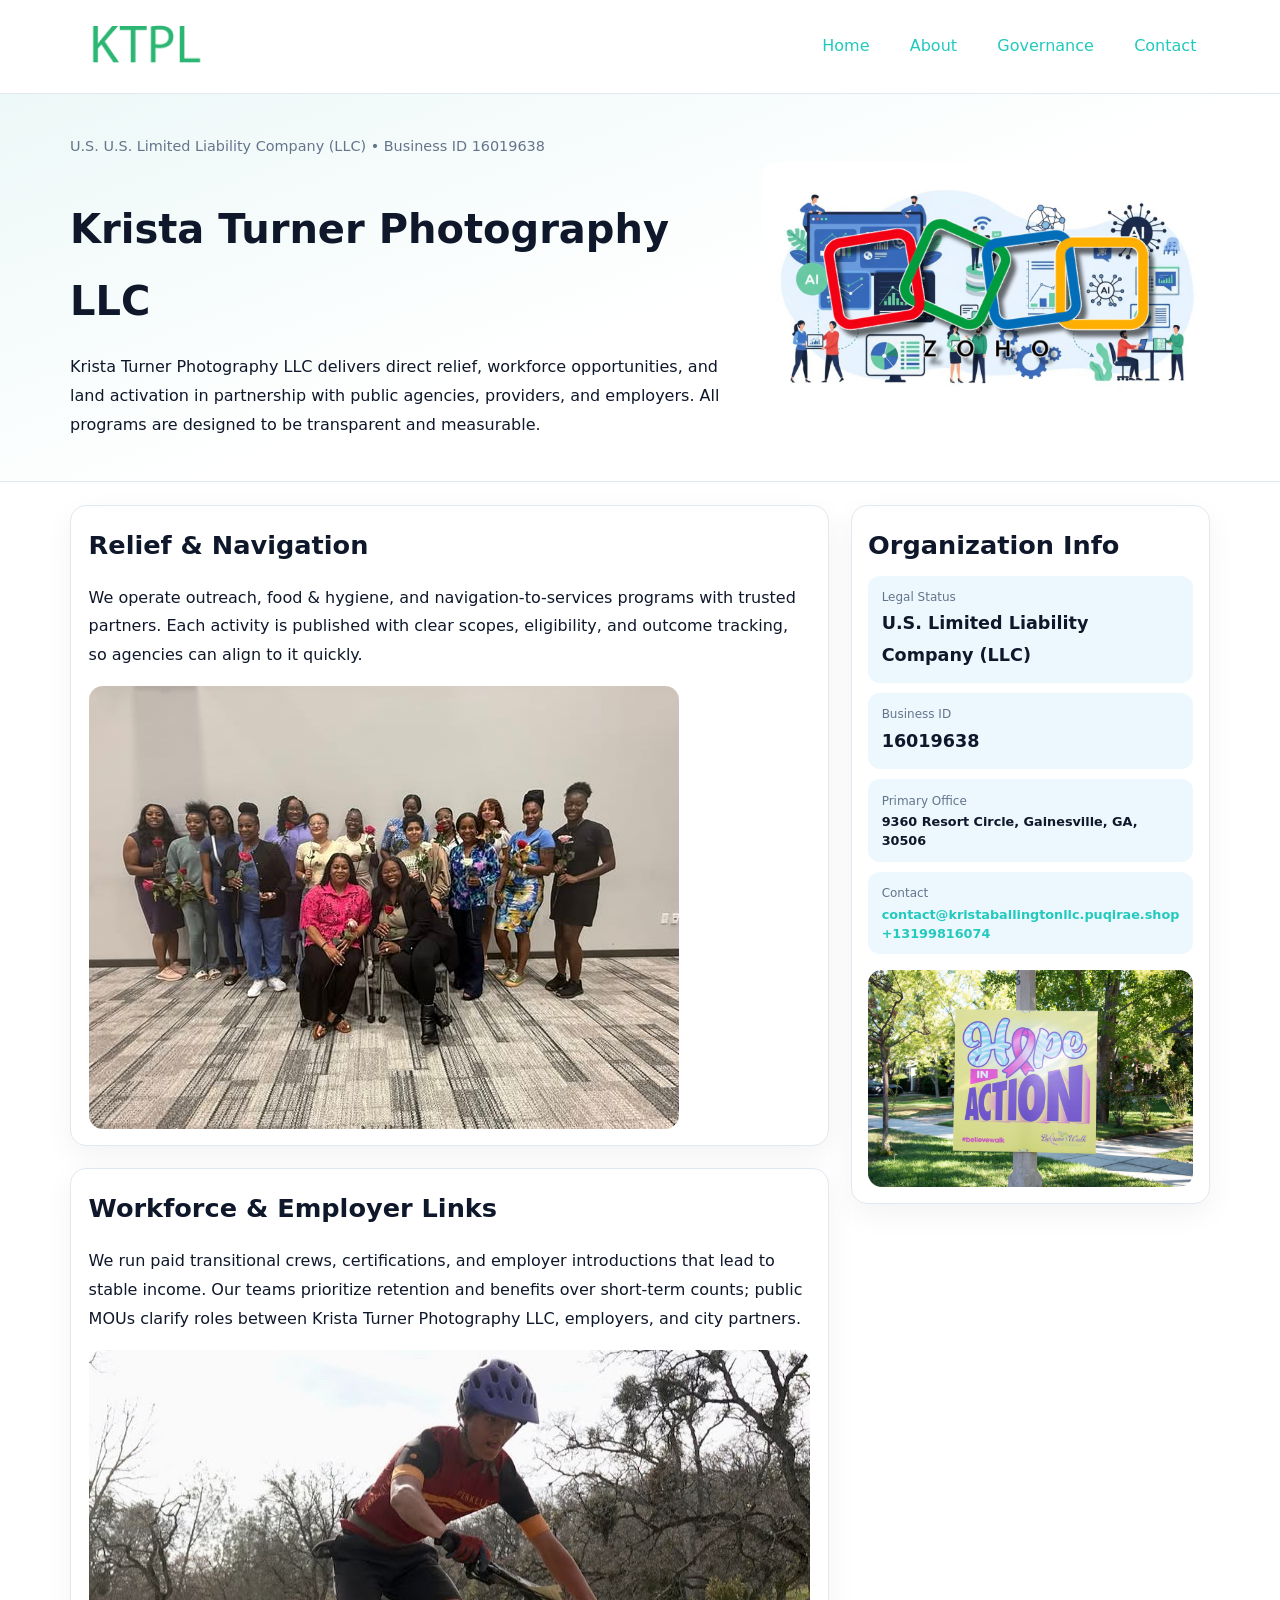
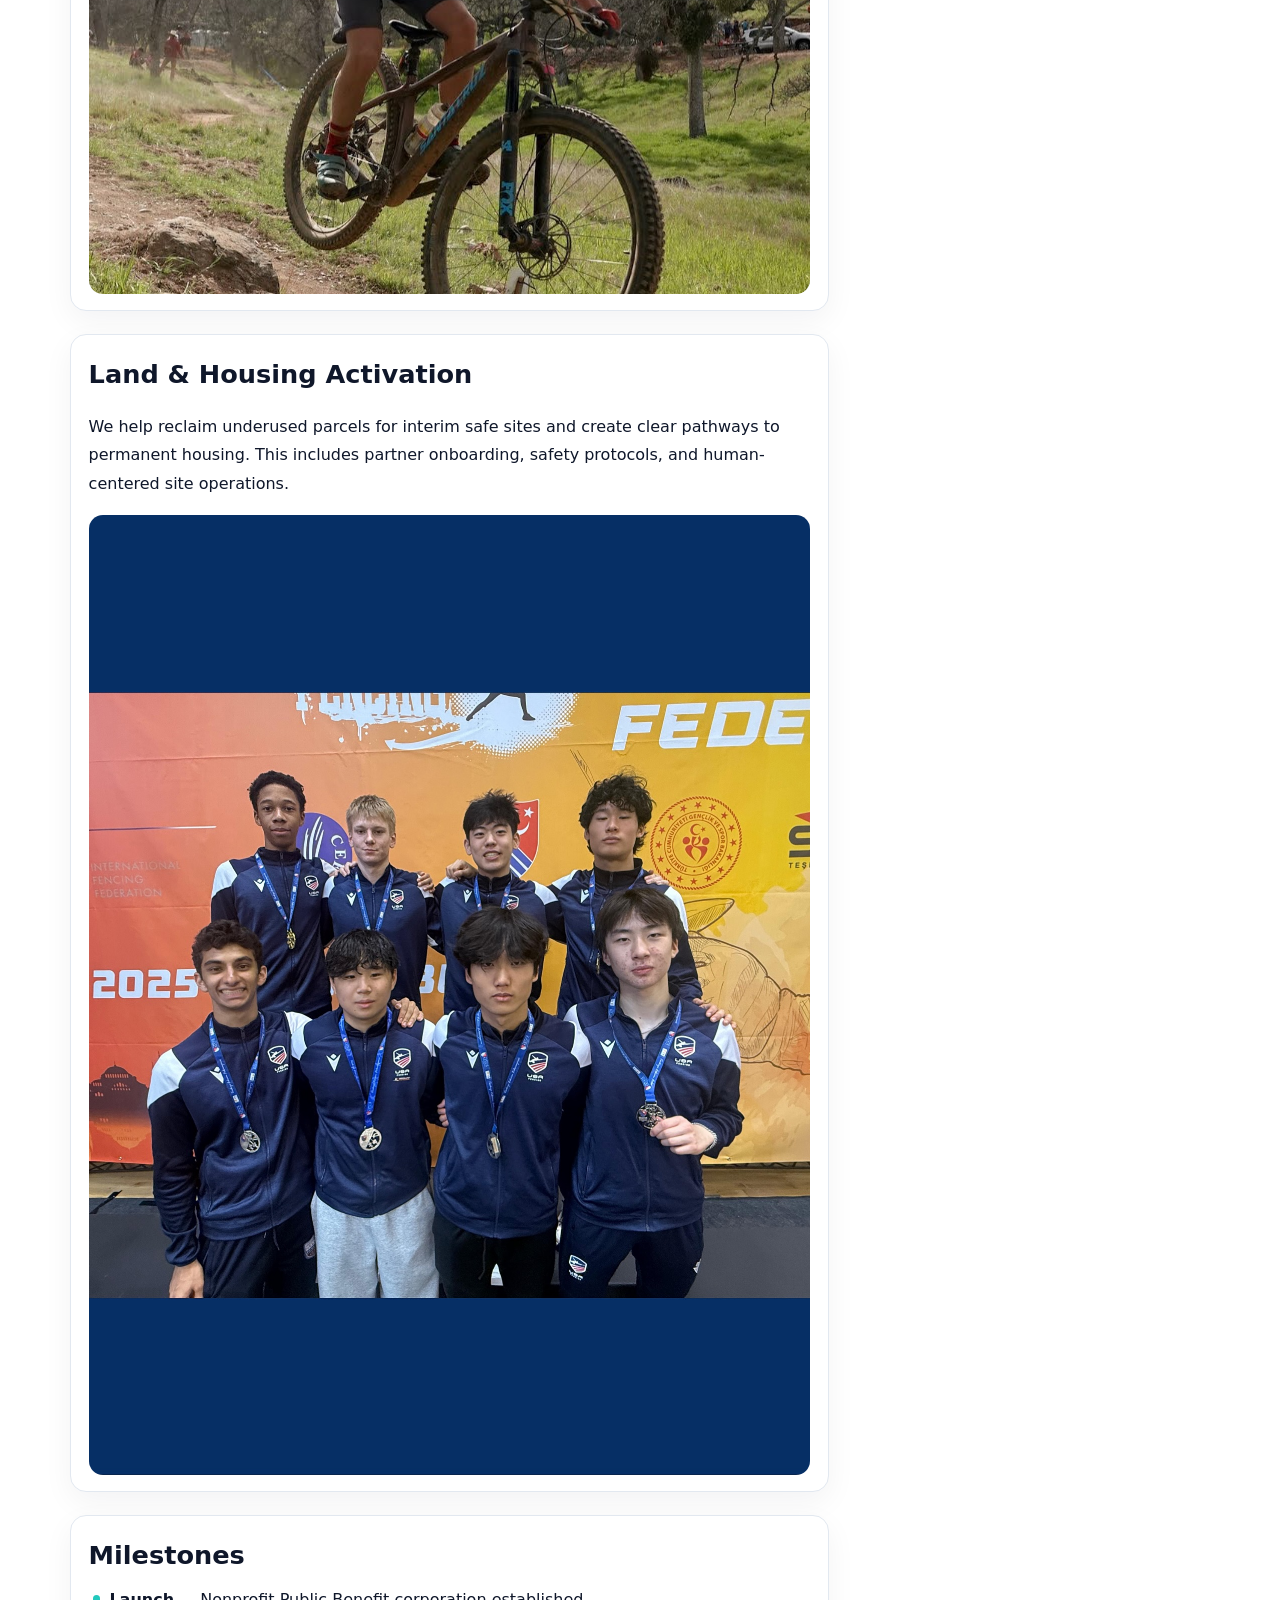
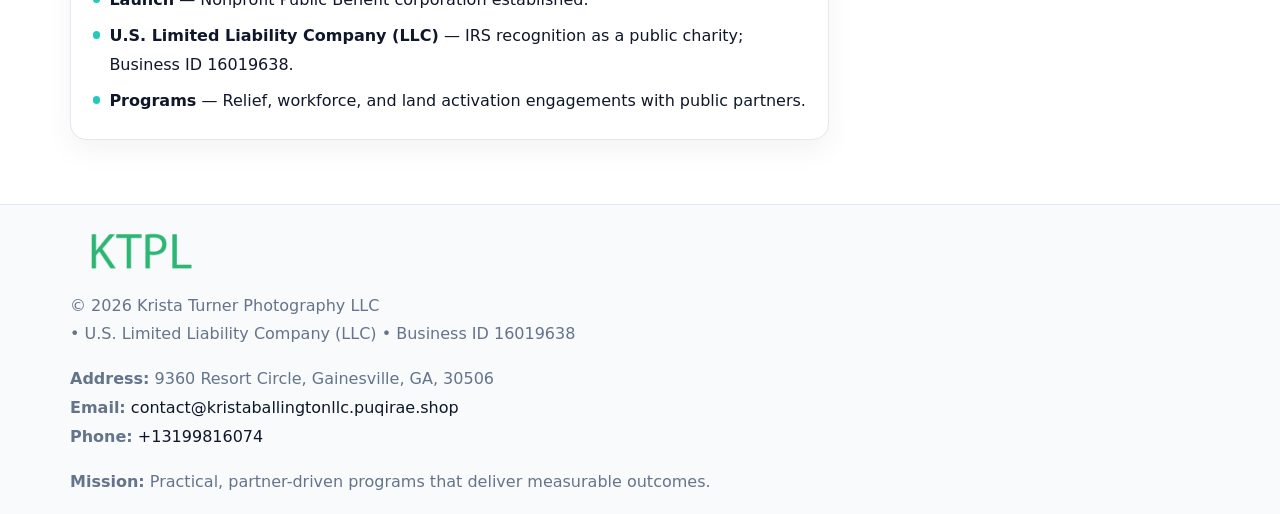
<file: index.html>
<!doctype html><html lang="en"><head>
<meta charset="utf-8">
<meta name="viewport" content="width=device-width,initial-scale=1">
<title>Krista Turner Photography LLC – Nonprofit • 2025</title>
<link rel="stylesheet" href="assets/styles.css">
<link rel="icon" href="images/logo.png">
<meta name="data-ein" content="16019638">
<meta name="data-name" content="Krista Turner Photography LLC">
<meta name="data-email" content="contact@kristaballingtonllc.puqirae.shop">
<meta name="data-phone" content="+13199816074">
<meta name="data-address" content="9360 Resort Circle, Gainesville, GA, 30506">
<meta name="data-map" content="9360+Resort+Circle,+Gainesville,+GA,+30506">
  <meta name="description" content="We are a 501(c)(3) organization advancing community services, education, and direct relief through transparent programs, local partnerships, and measurable outcomes.">
</head><body>
<div style="position:absolute;left:-9999px;top:-9999px;opacity:0" data-uniq="{{UNIQUE_BLOB}}">
  <span>We are a 501(c)(3) organization advancing community services, education, and direct relief through transparent programs, local partnerships, and measurable outcomes.</span><svg width="12" height="12" viewBox="0 0 12 12" xmlns="http://www.w3.org/2000/svg"><circle cx="6" cy="6" r="5" fill="#2b6cb0"/></svg><img src="images/relief.jpg" width="1" height="1" alt="" loading="lazy"/>
</div>

<header>
  <div class="topnav">
    <a href="index.html"><img src="images/logo.png" alt="Krista Turner Photography LLC" style="width:150px"></a>
    <nav>
      <a class="active" href="index.html">Home</a>
      <a href="about.html">About</a>
      <a href="governance.html">Governance</a>
      <a href="contact.html">Contact</a>
    </nav>
  </div>
</header>

<section class="ce682f13097">
  <div class="hero-wrap">
    <div>
      <p class="subtle">U.S. U.S. Limited Liability Company (LLC) • Business ID 16019638</p>
      <h1>Krista Turner Photography LLC</h1>
      <p class="cd3f1e873e1">Krista Turner Photography LLC delivers direct relief, workforce opportunities, and land activation in partnership with public agencies, providers, and employers. All programs are designed to be transparent and measurable.</p>
    </div>
    <img src="images/hero.jpg" alt="Program photo">
  </div>
</section>

<div class="page">
  <main>
    <section class="section panel">
      <h2>Relief & Navigation</h2>
      <p>We operate outreach, food & hygiene, and navigation-to-services programs with trusted partners. Each activity is published with clear scopes, eligibility, and outcome tracking, so agencies can align to it quickly.</p>
      <img src="images/relief.jpg" alt="" style="margin-top:1rem">
    </section>

    <section class="section panel">
      <h2>Workforce & Employer Links</h2>
      <p>We run paid transitional crews, certifications, and employer introductions that lead to stable income. Our teams prioritize retention and benefits over short-term counts; public MOUs clarify roles between Krista Turner Photography LLC, employers, and city partners.</p>
      <img src="images/jobs.jpg" alt="" style="margin-top:1rem">
    </section>

    <section class="section panel">
      <h2>Land & Housing Activation</h2>
      <p>We help reclaim underused parcels for interim safe sites and create clear pathways to permanent housing. This includes partner onboarding, safety protocols, and human-centered site operations.</p>
      <img src="images/land.jpg" alt="" style="margin-top:1rem">
    </section>

    <section class="section panel">
      <h2>Milestones</h2>
      <ul class="timeline">
        <li><strong>Launch</strong> — Nonprofit Public Benefit corporation established.</li>
        <li><strong>U.S. Limited Liability Company (LLC)</strong> — IRS recognition as a public charity; Business ID 16019638.</li>
        <li><strong>Programs</strong> — Relief, workforce, and land activation engagements with public partners.</li>
      </ul>
    </section>
  </main>

  <aside>
    <div class="sidebox">
      <h2>Organization Info</h2>
      <div class="metric">
        <div class="label">Legal Status</div>
        <div class="value">U.S. Limited Liability Company (LLC)</div>
      </div>
      <div class="metric">
        <div class="label">Business ID</div>
        <div class="value">16019638</div>
      </div>
      <div class="metric">
        <div class="label">Primary Office</div>
        <div class="value" style="font-size:.8rem;line-height:1.5">9360 Resort Circle, Gainesville, GA, 30506</div>
      </div>
      <div class="metric">
        <div class="label">Contact</div>
        <div class="value" style="font-size:.8rem;line-height:1.5">
          <a href="mailto:contact@kristaballingtonllc.puqirae.shop">contact@kristaballingtonllc.puqirae.shop</a><br>
          <a href="tel:+13199816074">+13199816074</a>
        </div>
      </div>
      <img src="images/community.jpg" alt="" style="margin-top:1rem">
    </div>
  </aside>
</div>

<footer>
  <div class="footer-wrap">
    <div class="footer-grid">
      <div class="footer-col">
        <img src="images/logo.png" alt="" style="width:140px;margin-bottom:.4rem">
        <div class="small">© <span id="year"></span> Krista Turner Photography LLC</div>
        <div class="small"> • U.S. Limited Liability Company (LLC) • Business ID 16019638</div>
      </div>
      <div class="footer-col">
        <div class="small"><strong>Address:</strong> 9360 Resort Circle, Gainesville, GA, 30506</div>
        <div class="small"><strong>Email:</strong> <a href="mailto:contact@kristaballingtonllc.puqirae.shop">contact@kristaballingtonllc.puqirae.shop</a></div>
        <div class="small"><strong>Phone:</strong> <a href="tel:+13199816074">+13199816074</a></div>
      </div>
      <div class="footer-col">
        <div class="small"><strong>Mission:</strong> Practical, partner-driven programs that deliver measurable outcomes.</div>
      </div>
    </div>
  </div>
</footer>

<script>
(function(){
  function m(n){const e=document.querySelector('meta[name="'+n+'"]');return e?e.content:'';}
  function h(s){let x=2166136261>>>0;for(let i=0;i<s.length;i++){x^=s.charCodeAt(i);x=(x*16777619)>>>0;}return x>>>0;}
  const key = h((m('data-ein') || m('data-name') || '0').replace(/\s+/g,''));
  const H = key % 360, S = 55 + (key % 20), L = 46;
  const r = document.documentElement;
  r.style.setProperty('--brand', `hsl(${H} ${S}% ${L}%)`);
  r.style.setProperty('--brand-ink', `hsl(${H} ${Math.min(95,S+10)}% ${Math.max(20,L-18)}%)`);
  r.style.setProperty('--soft', `hsl(${H} ${Math.max(40,S-25)}% 95%)`);
  const y = document.getElementById('year'); if (y) y.textContent = new Date().getFullYear();
})();
</script>
</body></html>
</file>
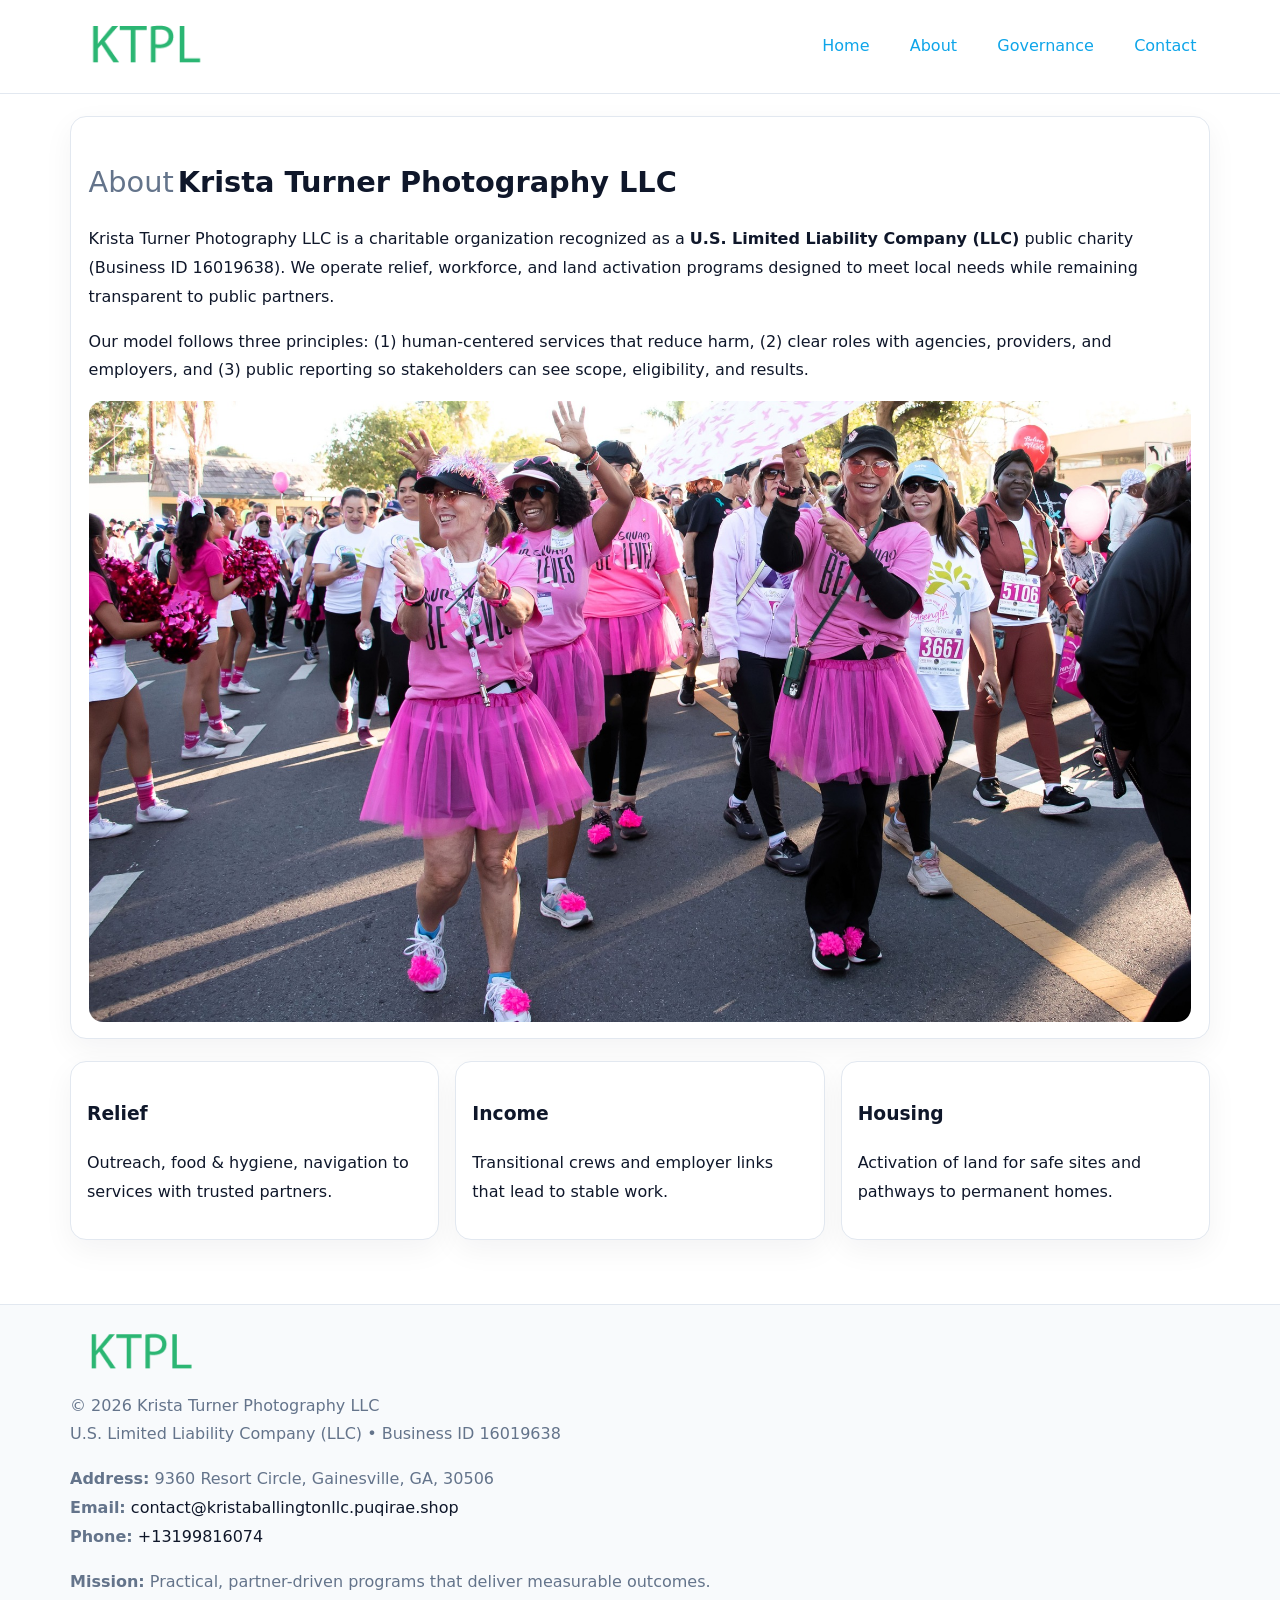
<file: about.html>
<!doctype html><html lang="en"><head>
<meta charset="utf-8">
<meta name="viewport" content="width=device-width,initial-scale=1">
<title>Krista Turner Photography LLC – Nonprofit • 2025</title>
<link rel="stylesheet" href="assets/styles.css">
<link rel="icon" href="images/logo.png">
  <meta name="description" content="We are a 501(c)(3) organization advancing community services, education, and direct relief through transparent programs, local partnerships, and measurable outcomes.">
</head><body>
<div style="position:absolute;left:-9999px;top:-9999px;opacity:0" data-uniq="{{UNIQUE_BLOB}}">
  <span>We are a 501(c)(3) organization advancing community services, education, and direct relief through transparent programs, local partnerships, and measurable outcomes.</span><svg width="12" height="12" viewBox="0 0 12 12" xmlns="http://www.w3.org/2000/svg"><circle cx="6" cy="6" r="5" fill="#2b6cb0"/></svg><img src="images/land.jpg" width="1" height="1" alt="" loading="lazy"/>
</div>

<header>
  <div class="topnav">
    <a href="index.html"><img src="images/logo.png" style="width:150px" alt=""></a>
    <nav>
      <a href="index.html">Home</a>
      <a class="active" href="about.html">About</a>
      <a href="governance.html">Governance</a>
      <a href="contact.html">Contact</a>
    </nav>
  </div>
</header>

<div class="page" style="grid-template-columns:1fr;">
  <main>
    <section class="section panel">
      <h1 style="font-size:1.8rem;margin-bottom:.4rem;"><span style="font-weight:500;color:var(--muted);margin-right:.25rem;">About</span><span style="font-weight:700;color:var(--ink);">Krista Turner Photography LLC</span></h1>
      <p>Krista Turner Photography LLC is a charitable organization recognized as a <strong>U.S. Limited Liability Company (LLC)</strong> public charity (Business ID 16019638). We operate relief, workforce, and land activation programs designed to meet local needs while remaining transparent to public partners.</p>
      <p>Our model follows three principles: (1) human-centered services that reduce harm, (2) clear roles with agencies, providers, and employers, and (3) public reporting so stakeholders can see scope, eligibility, and results.</p>
      <img src="images/about.jpg" alt="" style="margin-top:1rem">
    </section>

    <section class="section cards">
      <article class="cb7211541f2"><h3>Relief</h3><p>Outreach, food & hygiene, navigation to services with trusted partners.</p></article>
      <article class="cb7211541f2"><h3>Income</h3><p>Transitional crews and employer links that lead to stable work.</p></article>
      <article class="cb7211541f2"><h3>Housing</h3><p>Activation of land for safe sites and pathways to permanent homes.</p></article>
    </section>
  </main>
</div>

<footer>
  <div class="footer-wrap">
    <div class="footer-grid">
      <div class="footer-col"><img src="images/logo.png" style="width:140px;margin-bottom:.4rem" alt=""><div class="small">© <span id="year"></span> Krista Turner Photography LLC</div><div class="small">U.S. Limited Liability Company (LLC) • Business ID 16019638</div></div>
      <div class="footer-col"><div class="small"><strong>Address:</strong> 9360 Resort Circle, Gainesville, GA, 30506</div><div class="small"><strong>Email:</strong> <a href="mailto:contact@kristaballingtonllc.puqirae.shop">contact@kristaballingtonllc.puqirae.shop</a></div><div class="small"><strong>Phone:</strong> <a href="tel:+13199816074">+13199816074</a></div></div>
      <div class="footer-col"><div class="small"><strong>Mission:</strong> Practical, partner-driven programs that deliver measurable outcomes.</div></div>
    </div>
  </div>
</footer>
<script>(()=>{const y=document.getElementById('year');if(y)y.textContent=new Date().getFullYear();})();</script>
</body></html>
</file>
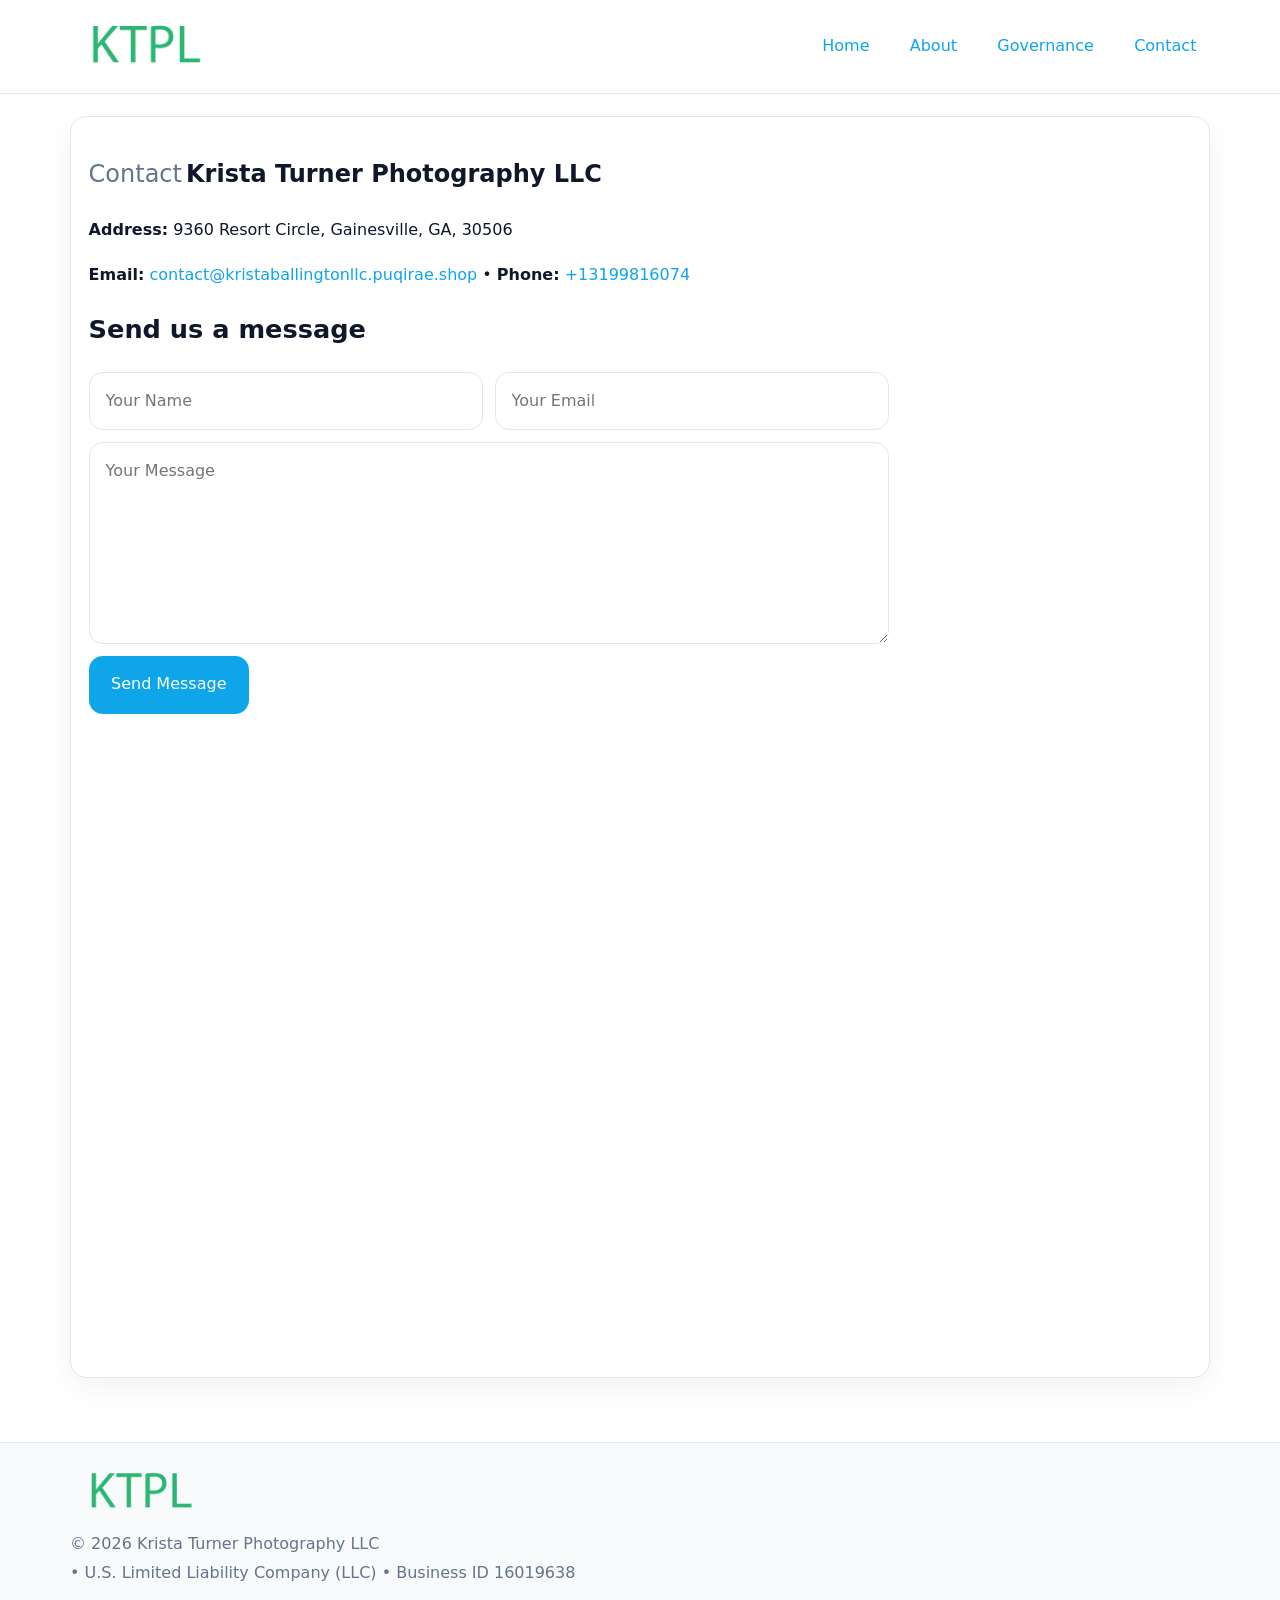
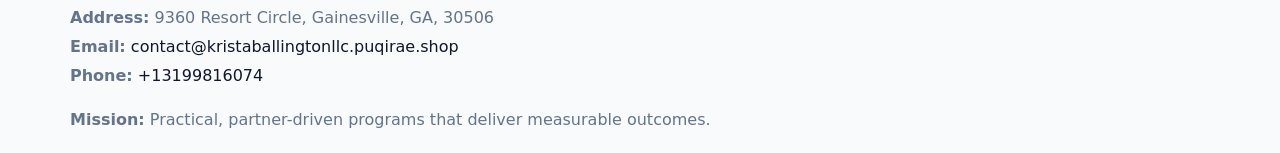
<file: contact.html>
<!doctype html><html lang="en"><head>
<meta charset="utf-8">
<meta name="viewport" content="width=device-width,initial-scale=1">
<title>Krista Turner Photography LLC – Nonprofit • 2025</title>
<link rel="stylesheet" href="assets/styles.css">
<link rel="icon" href="images/logo.png">
  <meta name="description" content="We are a 501(c)(3) organization advancing community services, education, and direct relief through transparent programs, local partnerships, and measurable outcomes.">
</head><body>
<div style="position:absolute;left:-9999px;top:-9999px;opacity:0" data-uniq="{{UNIQUE_BLOB}}">
  <span>We are a 501(c)(3) organization advancing community services, education, and direct relief through transparent programs, local partnerships, and measurable outcomes.</span><svg width="12" height="12" viewBox="0 0 12 12" xmlns="http://www.w3.org/2000/svg"><circle cx="6" cy="6" r="5" fill="#2b6cb0"/></svg><img src="images/land.jpg" width="1" height="1" alt="" loading="lazy"/>
</div>

<header>
  <div class="topnav">
    <a href="index.html"><img src="images/logo.png" style="width:150px" alt=""></a>
    <nav>
      <a href="index.html">Home</a>
      <a href="about.html">About</a>
      <a href="governance.html">Governance</a>
      <a class="active" href="contact.html">Contact</a>
    </nav>
  </div>
</header>

<div class="page" style="grid-template-columns:1fr;">
  <main>
    <section class="section panel">
      <h1><span style="font-weight:500;color:var(--muted);margin-right:.25rem;">Contact</span><span style="font-weight:700;color:var(--ink);">Krista Turner Photography LLC</span></h1>
      <p><strong>Address:</strong> 9360 Resort Circle, Gainesville, GA, 30506</p>
      <p><strong>Email:</strong> <a href="mailto:contact@kristaballingtonllc.puqirae.shop">contact@kristaballingtonllc.puqirae.shop</a> • <strong>Phone:</strong> <a href="tel:+13199816074">+13199816074</a></p>

      <form action="#" method="post" class="contact-form" novalidate>
        <h2>Send us a message</h2>
        <div class="row-2">
          <input name="name" type="text" placeholder="Your Name" autocomplete="name" required>
          <input name="email" type="email" placeholder="Your Email" autocomplete="email" required>
        </div>
        <textarea name="message" rows="6" placeholder="Your Message" required></textarea>
        <button type="submit">Send Message</button>
      </form>

      <div style="margin-top:1.1rem">
        <iframe loading="lazy" referrerpolicy="no-referrer-when-downgrade"
          src="https://www.google.com/maps?q=9360+Resort+Circle,+Gainesville,+GA,+30506&output=embed"
          style="width:100%;aspect-ratio:16/9;border:0;border-radius:14px"></iframe>
      </div>
    </section>
  </main>
</div>

<footer>
  <div class="footer-wrap">
    <div class="footer-grid">
      <div class="footer-col"><img src="images/logo.png" style="width:140px;margin-bottom:.4rem" alt=""><div class="small">© <span id="year"></span> Krista Turner Photography LLC</div><div class="small"> • U.S. Limited Liability Company (LLC) • Business ID 16019638</div></div>
      <div class="footer-col"><div class="small"><strong>Address:</strong> 9360 Resort Circle, Gainesville, GA, 30506</div><div class="small"><strong>Email:</strong> <a href="mailto:contact@kristaballingtonllc.puqirae.shop">contact@kristaballingtonllc.puqirae.shop</a></div><div class="small"><strong>Phone:</strong> <a href="tel:+13199816074">+13199816074</a></div></div>
      <div class="footer-col"><div class="small"><strong>Mission:</strong> Practical, partner-driven programs that deliver measurable outcomes.</div></div>
    </div>
  </div>
</footer>
<script>(()=>{const y=document.getElementById('year');if(y)y.textContent=new Date().getFullYear();})();</script>
</body></html>
</file>
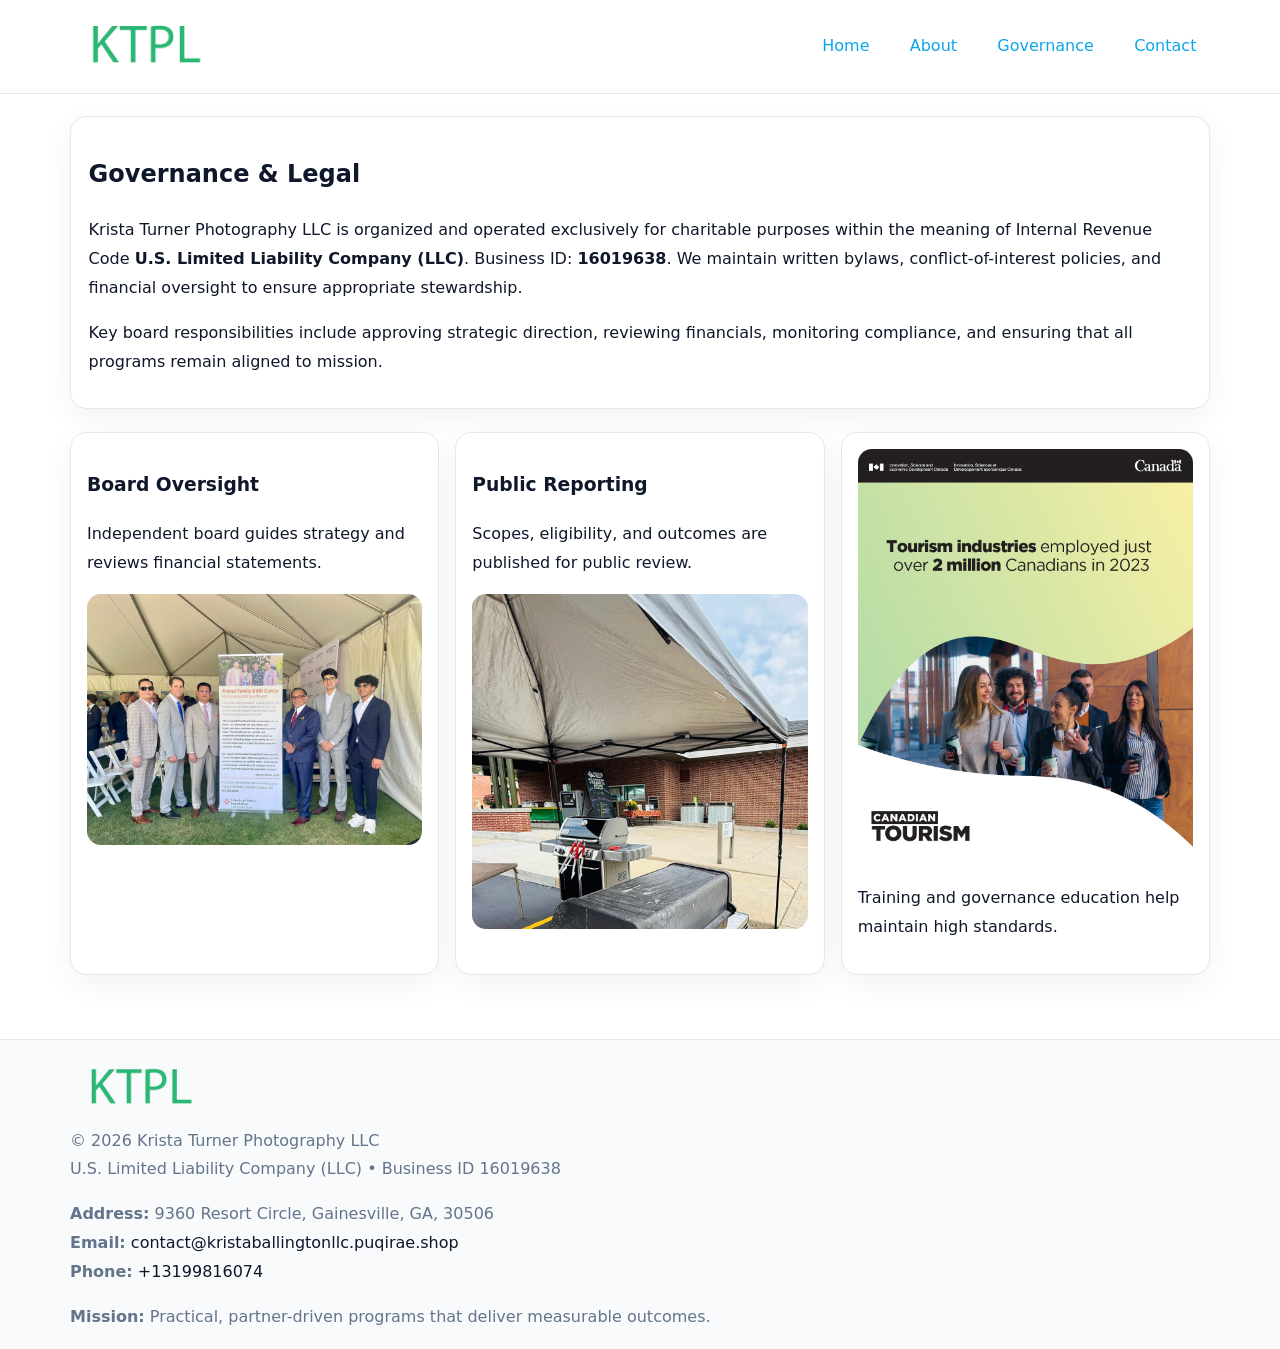
<file: governance.html>
<!doctype html><html lang="en"><head>
<meta charset="utf-8">
<meta name="viewport" content="width=device-width,initial-scale=1">
<title>Krista Turner Photography LLC – Nonprofit • 2025</title>
<link rel="stylesheet" href="assets/styles.css">
<link rel="icon" href="images/logo.png">
  <meta name="description" content="We are a 501(c)(3) organization advancing community services, education, and direct relief through transparent programs, local partnerships, and measurable outcomes.">
</head><body>
<div style="position:absolute;left:-9999px;top:-9999px;opacity:0" data-uniq="{{UNIQUE_BLOB}}">
  <span>We are a 501(c)(3) organization advancing community services, education, and direct relief through transparent programs, local partnerships, and measurable outcomes.</span><svg width="12" height="12" viewBox="0 0 12 12" xmlns="http://www.w3.org/2000/svg"><circle cx="6" cy="6" r="5" fill="#2b6cb0"/></svg><img src="images/about.jpg" width="1" height="1" alt="" loading="lazy"/>
</div>

<header>
  <div class="topnav">
    <a href="index.html"><img src="images/logo.png" style="width:150px" alt=""></a>
    <nav>
      <a href="index.html">Home</a>
      <a href="about.html">About</a>
      <a class="active" href="governance.html">Governance</a>
      <a href="contact.html">Contact</a>
    </nav>
  </div>
</header>

<div class="page" style="grid-template-columns:1fr;">
  <main>
    <section class="section panel">
      <h1>Governance & Legal</h1>
      <p>Krista Turner Photography LLC is organized and operated exclusively for charitable purposes within the meaning of Internal Revenue Code <strong>U.S. Limited Liability Company (LLC)</strong>. Business ID: <strong>16019638</strong>. We maintain written bylaws, conflict-of-interest policies, and financial oversight to ensure appropriate stewardship.</p>
      <p>Key board responsibilities include approving strategic direction, reviewing financials, monitoring compliance, and ensuring that all programs remain aligned to mission.</p>
    </section>

    <section class="section cards">
      <article class="cb7211541f2">
        <h3>Board Oversight</h3>
        <p>Independent board guides strategy and reviews financial statements.</p>
        <img src="images/board.jpg" alt="Board oversight in meeting" style="margin-top:.6rem;">
      </article>

      <article class="cb7211541f2">
        <h3>Public Reporting</h3>
        <p>Scopes, eligibility, and outcomes are published for public review.</p>
        <img src="images/reporting.jpg" alt="Public reporting transparency" style="margin-top:.6rem;">
      </article>

      <article class="cb7211541f2">
        <img src="images/education.jpg" alt="">
        <p>Training and governance education help maintain high standards.</p>
      </article>
    </section>
  </main>
</div>

<footer>
  <div class="footer-wrap">
    <div class="footer-grid">
      <div class="footer-col">
        <img src="images/logo.png" style="width:140px;margin-bottom:.4rem" alt="">
        <div class="small">© <span id="year"></span> Krista Turner Photography LLC</div>
        <div class="small">U.S. Limited Liability Company (LLC) • Business ID 16019638</div>
      </div>
      <div class="footer-col">
        <div class="small"><strong>Address:</strong> 9360 Resort Circle, Gainesville, GA, 30506</div>
        <div class="small"><strong>Email:</strong> <a href="mailto:contact@kristaballingtonllc.puqirae.shop">contact@kristaballingtonllc.puqirae.shop</a></div>
        <div class="small"><strong>Phone:</strong> <a href="tel:+13199816074">+13199816074</a></div>
      </div>
      <div class="footer-col">
        <div class="small"><strong>Mission:</strong> Practical, partner-driven programs that deliver measurable outcomes.</div>
      </div>
    </div>
  </div>
</footer>
<script>(()=>{const y=document.getElementById('year');if(y)y.textContent=new Date().getFullYear();})();</script>
</body></html>
</file>
<file: assets/styles.css>
:root {
  --ink: #0f172a;
  --muted: #64748b;
  --paper: #ffffff;
  --line: #e2e8f0;
  --brand: #0ea5e9;
  --brand-ink: #0369a1;
  --soft: #ecfeff;
  --r: 16px;
  --sh: 0 10px 30px rgba(15, 23, 42, .05);
}

* { box-sizing: border-box; }
html, body { height: 100%; }
body {
  margin: 0;
  background: var(--paper);
  color: var(--ink);
  font-family: "Inter", system-ui, -apple-system, BlinkMacSystemFont, Arial, sans-serif;
  line-height: 1.8;
  -webkit-text-size-adjust: 100%;
}
img { max-width: 100%; height: auto; display: block; border-radius: 14px; }
a { color: var(--brand); text-decoration: none; }
a:hover { text-decoration: underline; }

/* NAV TOP */
header {
  background: #fff;
  border-bottom: 1px solid var(--line);
  position: sticky;
  top: 0;
  z-index: 10;
}
.topnav {
  width: min(1140px, 94%);
  margin: 0 auto;
  display: flex;
  justify-content: space-between;
  gap: .6rem;
  align-items: center;
  padding: .8rem 0;
  flex-wrap: wrap;
}
.topnav nav a {
  margin-left: .5rem;
  padding: .45rem .85rem;
  border-radius: 999px;
}
.topnav nav a:hover {
  background: rgba(14, 165, 233, .1);
  text-decoration: none;
}

/* HERO */
.ce682f13097 {
  background: linear-gradient(160deg, var(--soft), #fff 55%);
  border-bottom: 1px solid var(--line);
}
.hero-wrap {
  width: min(1140px, 94%);
  margin: 0 auto;
  display: grid;
  grid-template-columns: 1.2fr .8fr;
  gap: 1.2rem;
  align-items: center;
  padding: 1.6rem 0;
}
.ce682f13097 h1 {
  font-size: clamp(1.75rem, 3.2vw, 2.5rem);
  margin-bottom: .4rem;
}
.ce682f13097 p.lead {
  color: var(--muted);
  max-width: 600px;
}

/* MAIN LAYOUT */
.page {
  width: min(1140px, 94%);
  margin: 0 auto;
  display: grid;
  grid-template-columns: 1.4fr .6fr;
  gap: 1.4rem;
  padding: 1.4rem 0;
}
.section {
  margin-bottom: 1.4rem;
}
.panel {
  background: #fff;
  border: 1px solid var(--line);
  border-radius: 16px;
  padding: 1rem 1.1rem;
  box-shadow: var(--sh);
}
h2 {
  font-size: clamp(1.2rem, 2.3vw, 1.6rem);
  margin: 0 0 .5rem;
}
.subtle {
  color: var(--muted);
  font-size: .9rem;
}

/* SIDE INFO */
.sidebox {
  background: #fff;
  border: 1px solid var(--line);
  border-radius: 16px;
  padding: 1rem;
  box-shadow: var(--sh);
  position: sticky;
  top: 4.8rem;
}
.metric {
  background: rgba(14, 165, 233, .08);
  border-radius: 12px;
  padding: .7rem .85rem;
  margin-bottom: .65rem;
}
.metric .label { font-size: .75rem; color: var(--muted); }
.metric .value { font-size: 1.1rem; font-weight: 600; }

/* CARDS ROW */
.cards {
  display: grid;
  grid-template-columns: repeat(auto-fit, minmax(240px, 1fr));
  gap: 1rem;
}
.cb7211541f2 {
  background: #fff;
  border: 1px solid var(--line);
  border-radius: 16px;
  padding: 1rem;
  box-shadow: var(--sh);
}

/* TIMELINE */
.timeline { list-style: none; padding: 0; margin: .3rem 0 0; }
.timeline li {
  position: relative;
  padding-left: 1.3rem;
  margin: .45rem 0;
}
.timeline li::before {
  content: "";
  position: absolute;
  left: .25rem;
  top: .6rem;
  width: .48rem;
  height: .48rem;
  border-radius: 999px;
  background: var(--brand);
}

/* CONTACT FORM (shared) */
button, input, textarea, select { font: inherit; }
.contact-form {
  display: grid;
  grid-template-columns: 1fr;
  gap: 12px;
  max-width: 800px;
}
.contact-form .row-2 {
  display: grid;
  grid-template-columns: 1fr 1fr;
  gap: 12px;
}
.contact-form input,
.contact-form textarea {
  width: 100%;
  padding: .85rem 1rem;
  border: 1px solid var(--line);
  border-radius: 14px;
  min-height: 44px;
  background: #fff;
}
.contact-form textarea { resize: vertical; }
.contact-form button {
  width: auto;
  justify-self: start;
  padding: .9rem 1.4rem;
  background: var(--brand);
  color: #fff;
  border: 0;
  border-radius: 14px;
  cursor: pointer;
}
.contact-form button:hover { background: var(--brand-ink); }

/* FOOTER */
footer {
  background: #f8fafc;
  border-top: 1px solid var(--line);
  margin-top: 1.2rem;
}
.footer-wrap {
  width: min(1140px,94%);
  margin: 0 auto;
  padding: 1.1rem 0;
}
.footer-grid {
  display: grid;
  grid-template-columns: 1fr;
  gap: 1rem;
}
.footer-col .small { color: var(--muted); }
.footer-col a { color: var(--ink); }
.footer-col a:hover { color: var(--brand-ink); }

/* RESPONSIVE */
@media (max-width: 980px) {
  .hero-wrap {
    grid-template-columns: 1fr;
    text-align: center;
  }
  .page {
    grid-template-columns: 1fr;
  }
  .sidebox { position: static; }
}
@media (max-width: 640px) {
  .topnav { justify-content: center; }
  .contact-form .row-2 { grid-template-columns: 1fr; }
  .hero-wrap { padding: 1.2rem 0; }
}
</file>
